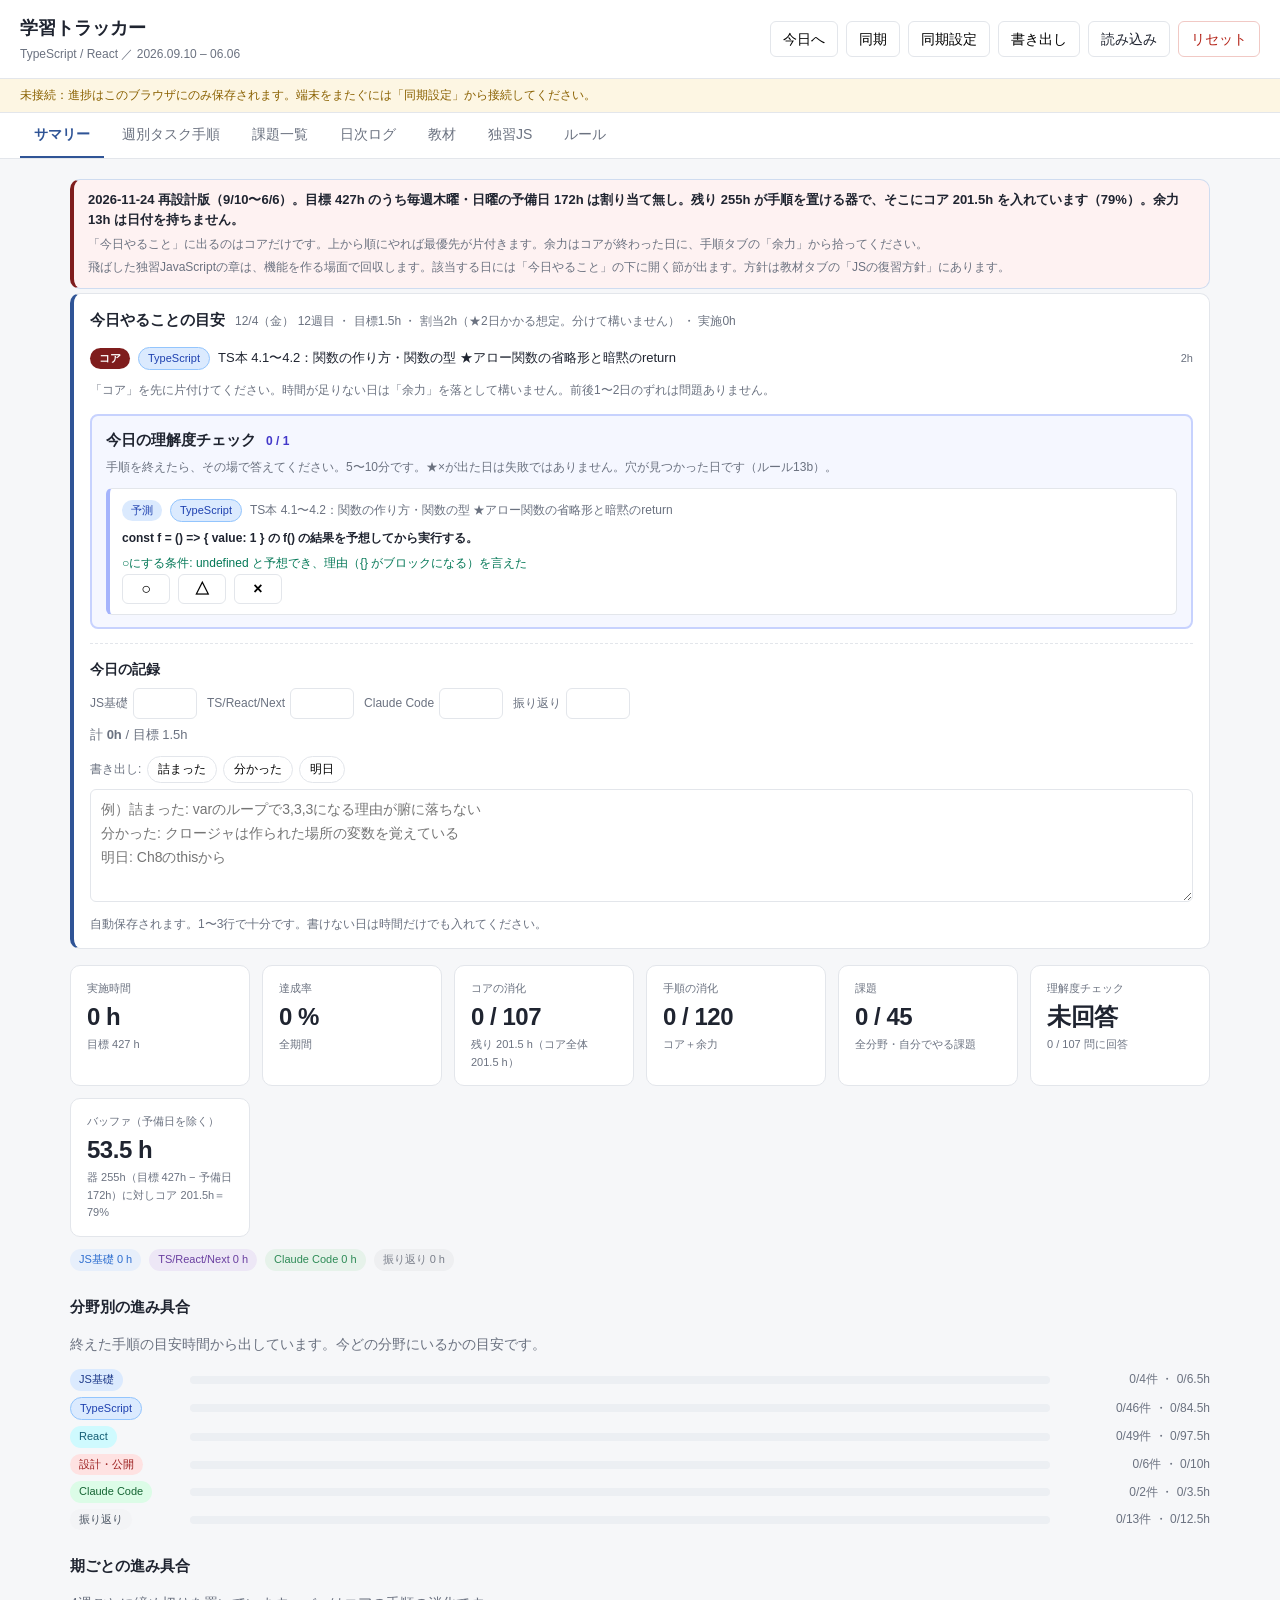
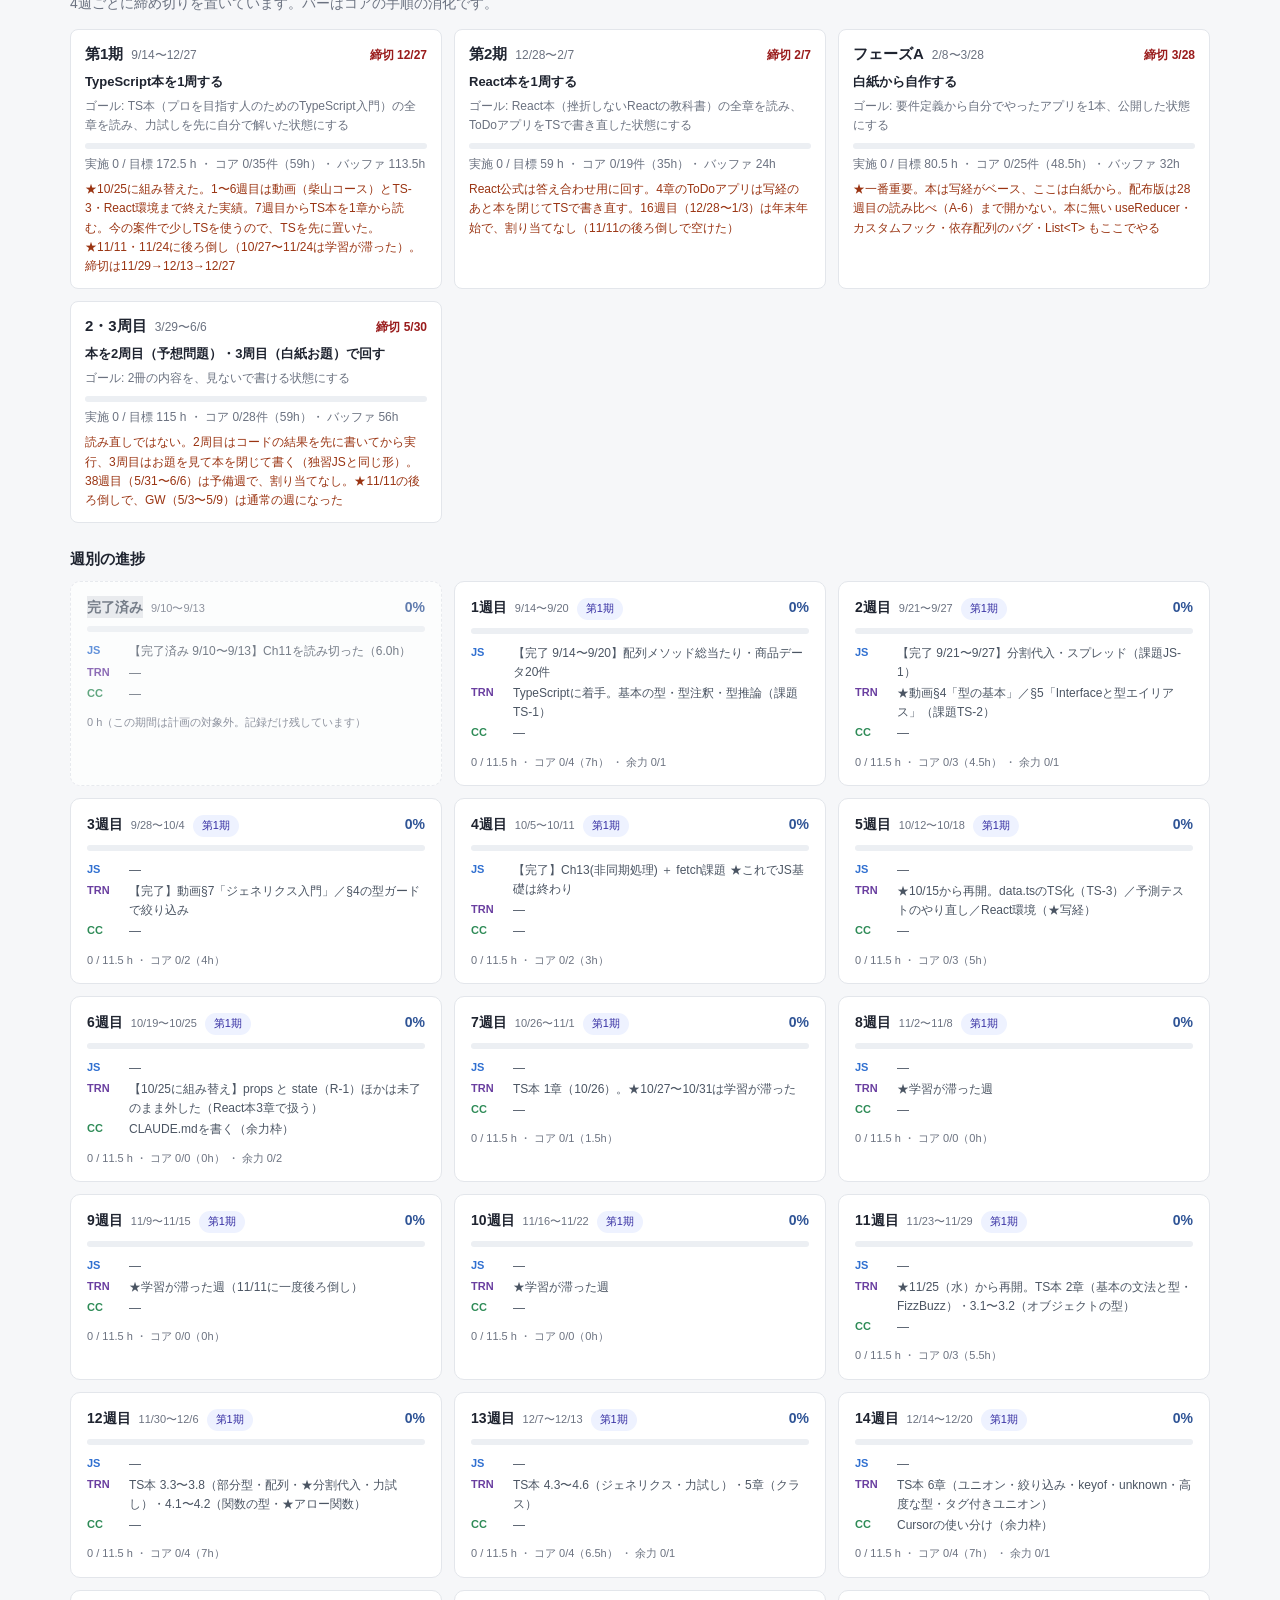
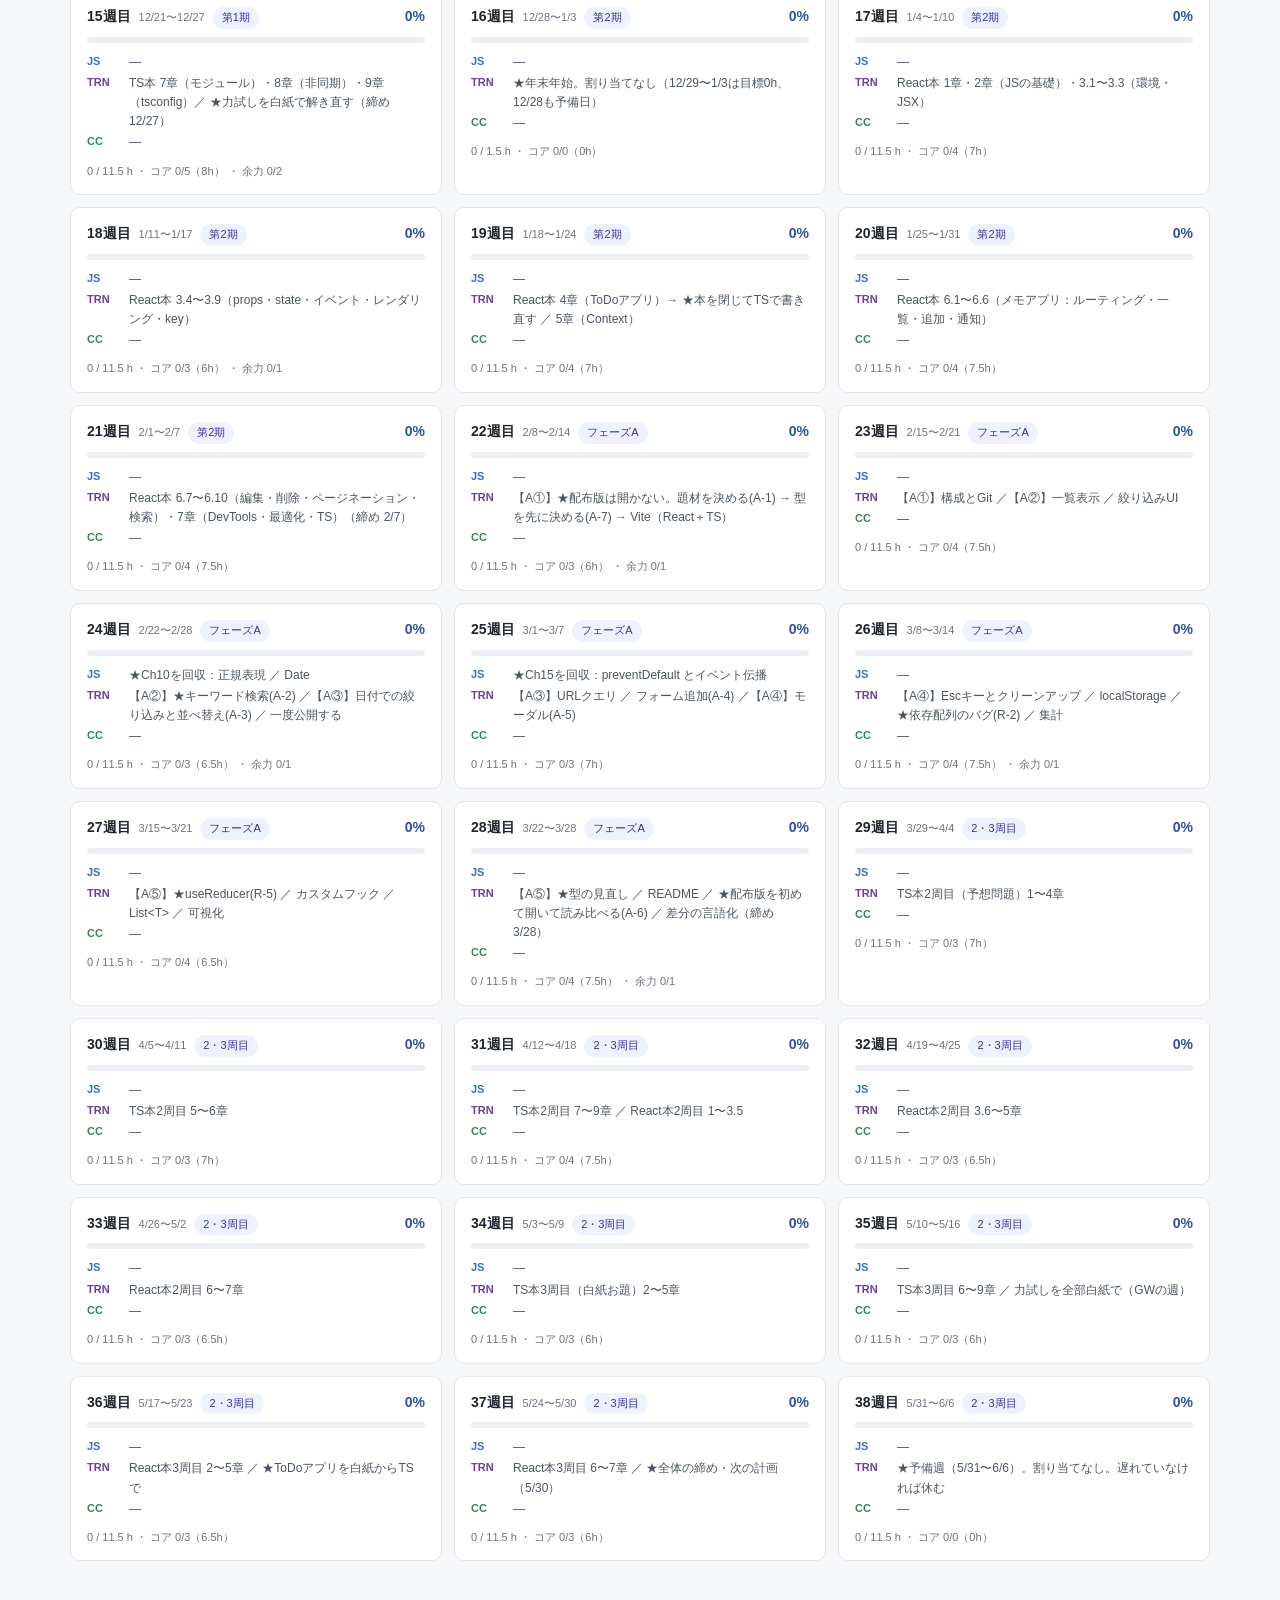
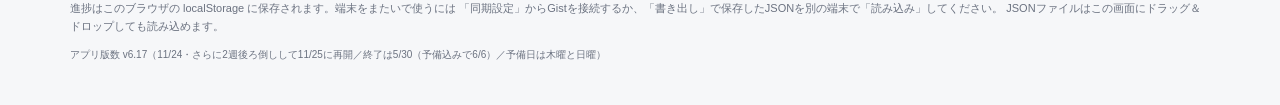
<file: index.html>
<!DOCTYPE html>
<html lang="ja">
  <head>
    <meta charset="UTF-8" />
    <meta name="viewport" content="width=device-width, initial-scale=1.0" />
    <title>学習トラッカー v2 | TypeScript / React</title>
    <link rel="stylesheet" href="./css/style.css?v=25" />
  </head>
  <body>
    <header class="site-header">
      <div class="title">
        <h1>学習トラッカー</h1>
        <p class="sub" id="period">JS再入門 + Claude Code</p>
      </div>
      <div class="actions">
        <button type="button" id="jump-today">今日へ</button>
        <button type="button" id="sync-now">同期</button>
        <button type="button" id="sync-settings">同期設定</button>
        <button type="button" id="export">書き出し</button>
        <label class="file-btn">
          読み込み
          <input type="file" id="import-file" accept="application/json" hidden />
        </label>
        <button type="button" id="reset" class="danger">リセット</button>
      </div>
    </header>

    <p id="sync-status" class="sync-status">読み込み中…</p>

    <dialog id="sync-dialog">
      <form method="dialog" id="sync-form">
        <h2>同期設定（GitHub Gist）</h2>
        <p class="dialog-lead">
          非公開のGistに進捗を保存して、別の端末やブラウザから続きを使えるようにします。
          <strong>以前のバージョンで接続済みなら、この設定は不要です</strong>（トークンとGist IDを引き継ぎます）。
        </p>

        <ol class="dialog-steps">
          <li>
            GitHubで
            <strong>Settings → Developer settings → Personal access tokens →
            Tokens (classic)</strong>
            を開く
          </li>
          <li>
            <strong>Generate new token (classic)</strong> を押し、スコープは
            <code>gist</code> だけにチェックを入れる
          </li>
          <li>有効期限を設定して生成し、表示されたトークンをコピーする</li>
          <li>下の欄に貼って「接続」を押す（初回はGistが自動で作られます）</li>
        </ol>
        <p class="dialog-note">
          既に接続済みの場合、進捗は同じGist内の <code>study-progress-v2.json</code> に保存されます。
          以前の進捗ファイルは上書きされません。
        </p>
        <ol class="dialog-steps" hidden>
        </ol>

        <label class="field">
          <span>アクセストークン</span>
          <input
            type="password"
            id="token-input"
            placeholder="ghp_..."
            autocomplete="off"
          />
        </label>

        <label class="field">
          <span>Gist ID（2台目以降は1台目のIDを貼る）</span>
          <input type="text" id="gist-input" placeholder="空欄なら新規作成" />
        </label>

        <label class="check">
          <input type="checkbox" id="remember-token" />
          <span>
            この端末にトークンを記憶する
            <em>
              共用端末ではチェックを外してください。外した場合はタブを閉じると消えます。
            </em>
          </span>
        </label>

        <p class="dialog-note">
          トークンはこのブラウザ内にのみ保存され、GitHub以外には送信されません。
          スコープを <code>gist</code> だけに絞り、有効期限を設定しておくと安全です。
        </p>

        <menu>
          <button type="button" id="sync-disconnect" class="danger">
            接続を解除
          </button>
          <span class="spacer"></span>
          <button type="button" id="sync-cancel">閉じる</button>
          <button type="button" id="sync-connect" class="primary">接続</button>
        </menu>
      </form>
    </dialog>

    <nav id="nav">
      <a href="#summary" data-view="summary">サマリー</a>
      <a href="#steps" data-view="steps">週別タスク手順</a>
      <a href="#tasks" data-view="tasks">課題一覧</a>
      <a href="#logs" data-view="logs">日次ログ</a>
      <a href="#refs" data-view="refs">教材</a>
      <a href="#dokushu" data-view="dokushu">独習JS</a>
      <a href="#rules" data-view="rules">ルール</a>
    </nav>

    <main id="main"></main>

    <footer class="site-footer">
      <p>
        進捗はこのブラウザの localStorage に保存されます。端末をまたいで使うには
        「同期設定」からGistを接続するか、「書き出し」で保存したJSONを別の端末で「読み込み」してください。
        JSONファイルはこの画面にドラッグ＆ドロップしても読み込めます。
      </p>
      <p class="version">アプリ版数 v6.17（11/24・さらに2週後ろ倒しして11/25に再開／終了は5/30（予備込みで6/6）／予備日は木曜と日曜）</p>
    </footer>

    <script type="module" src="./js/main.js?v=25"></script>
  </body>
</html>
</file>
<file: css/style.css>
:root {
  --bg: #f6f7f9;
  --panel: #ffffff;
  --text: #1f2430;
  --muted: #6b7280;
  --line: #e3e6eb;
  --accent: #2f5496;
  --js: #2f6fd0;
  --cc: #2e8b57;
  --other: #c98a00;
  --review: #7a7f8a;
  --done: #eef4ee;
  --radius: 10px;
}

* {
  box-sizing: border-box;
}

body {
  margin: 0;
  font-family: -apple-system, BlinkMacSystemFont, "Hiragino Sans",
    "Noto Sans JP", Meiryo, sans-serif;
  background: var(--bg);
  color: var(--text);
  font-size: 14px;
  line-height: 1.6;
}

/* ---------- header ---------- */
.site-header {
  display: flex;
  flex-wrap: wrap;
  gap: 12px;
  justify-content: space-between;
  align-items: center;
  padding: 14px 20px;
  background: var(--panel);
  border-bottom: 1px solid var(--line);
}

.site-header h1 {
  margin: 0;
  font-size: 18px;
}

.sub {
  margin: 2px 0 0;
  color: var(--muted);
  font-size: 12px;
}

.actions {
  display: flex;
  gap: 8px;
  align-items: center;
}

button,
.file-btn {
  font: inherit;
  padding: 6px 12px;
  border: 1px solid var(--line);
  background: #fff;
  border-radius: 6px;
  cursor: pointer;
}

button:hover,
.file-btn:hover {
  background: #f0f2f5;
}

button.danger {
  color: #b42318;
  border-color: #f1c9c5;
}

/* ---------- sync ---------- */
.sync-status {
  margin: 0;
  padding: 7px 20px;
  font-size: 12px;
  background: #eef1f5;
  color: var(--muted);
  border-bottom: 1px solid var(--line);
}

.sync-status.ok {
  background: #eaf4ee;
  color: #256b45;
}

.sync-status.warn {
  background: #fdf6e3;
  color: #8a6100;
}

.sync-status.error {
  background: #fdecea;
  color: #b42318;
}

dialog {
  border: none;
  border-radius: var(--radius);
  padding: 0;
  max-width: 620px;
  width: calc(100% - 32px);
  box-shadow: 0 12px 40px rgba(0, 0, 0, 0.18);
  color: var(--text);
}

dialog::backdrop {
  background: rgba(15, 20, 30, 0.45);
}

dialog form {
  padding: 20px 22px;
}

dialog h2 {
  margin: 0 0 6px;
  font-size: 16px;
}

.dialog-lead {
  margin: 0 0 12px;
  font-size: 13px;
  color: var(--muted);
}

.dialog-steps {
  margin: 0 0 14px;
  padding-left: 20px;
  font-size: 13px;
}

.dialog-steps li {
  margin-bottom: 5px;
}

dialog code {
  background: #eef1f5;
  padding: 1px 5px;
  border-radius: 4px;
  font-size: 12px;
}

.field {
  display: block;
  margin-bottom: 10px;
}

.field span {
  display: block;
  font-size: 12px;
  color: var(--muted);
  margin-bottom: 3px;
}

.field input {
  width: 100%;
  font: inherit;
  padding: 7px 9px;
  border: 1px solid var(--line);
  border-radius: 6px;
}

.check {
  display: flex;
  gap: 8px;
  align-items: flex-start;
  font-size: 13px;
  margin: 12px 0;
}

.check em {
  display: block;
  font-style: normal;
  font-size: 12px;
  color: #b42318;
}

.dialog-note {
  font-size: 12px;
  color: var(--muted);
  background: #f6f7f9;
  border-radius: 6px;
  padding: 9px 11px;
  margin: 0 0 14px;
}

dialog menu {
  display: flex;
  align-items: center;
  gap: 8px;
  margin: 0;
  padding: 0;
}

dialog menu .spacer {
  flex: 1;
}

button.primary {
  background: var(--accent);
  color: #fff;
  border-color: var(--accent);
}

button.primary:hover {
  background: #26437c;
}

body.dragging::after {
  content: "JSONファイルをドロップして読み込み";
  position: fixed;
  inset: 0;
  display: flex;
  align-items: center;
  justify-content: center;
  background: rgba(47, 84, 150, 0.12);
  border: 3px dashed var(--accent);
  color: var(--accent);
  font-weight: 700;
  z-index: 50;
  pointer-events: none;
}

/* ---------- nav ---------- */
nav {
  display: flex;
  gap: 4px;
  padding: 0 20px;
  background: var(--panel);
  border-bottom: 1px solid var(--line);
  overflow-x: auto;
}

nav a {
  padding: 10px 14px;
  color: var(--muted);
  text-decoration: none;
  border-bottom: 2px solid transparent;
  white-space: nowrap;
}

nav a:hover {
  color: var(--text);
}

nav a.active {
  color: var(--accent);
  border-bottom-color: var(--accent);
  font-weight: 600;
}

/* ---------- layout ---------- */
main {
  max-width: 1180px;
  margin: 0 auto;
  padding: 20px;
}

h2 {
  font-size: 15px;
  margin: 24px 0 10px;
}

h4 {
  font-size: 12px;
  color: var(--muted);
  margin: 12px 0 4px;
  font-weight: 600;
}

.lead,
.count,
.hint {
  color: var(--muted);
  font-size: 12px;
}

.muted {
  color: var(--muted);
}

.empty {
  padding: 32px;
  text-align: center;
  color: var(--muted);
  background: var(--panel);
  border-radius: var(--radius);
}

/* ---------- today panel ---------- */
.today-panel {
  background: var(--panel);
  border: 1px solid var(--line);
  border-left: 4px solid var(--accent);
  border-radius: var(--radius);
  padding: 14px 16px;
  margin-bottom: 16px;
}

.today-panel header {
  display: flex;
  align-items: baseline;
  gap: 10px;
  flex-wrap: wrap;
}

.today-panel h2 {
  margin: 0;
  font-size: 15px;
}

.today-panel .meta {
  font-size: 12px;
  color: var(--muted);
}

.today-panel p {
  margin: 6px 0 0;
  font-size: 12px;
}

.today-list {
  list-style: none;
  margin: 10px 0 0;
  padding: 0;
}

.today-list li {
  display: flex;
  align-items: baseline;
  gap: 8px;
  padding: 5px 0;
  border-top: 1px dashed var(--line);
  font-size: 13px;
}

.today-list li:first-child {
  border-top: none;
}

.today-list .todo {
  flex: 1;
}

.today-list .hh {
  color: var(--muted);
  font-size: 11px;
  white-space: nowrap;
}

/* 日次ログの「その日の目安」列 */
td.plan {
  font-size: 12px;
  line-height: 1.5;
}

.plan-item {
  display: block;
}

.plan-item + .plan-item {
  margin-top: 2px;
}

.plan-item .chip {
  margin-right: 5px;
}

/* ---------- stats ---------- */
.stats {
  display: grid;
  grid-template-columns: repeat(auto-fit, minmax(160px, 1fr));
  gap: 12px;
}

.stat {
  background: var(--panel);
  border: 1px solid var(--line);
  border-radius: var(--radius);
  padding: 14px 16px;
}

.stat-label {
  font-size: 11px;
  color: var(--muted);
}

.stat-value {
  font-size: 24px;
  font-weight: 700;
  letter-spacing: -0.02em;
}

.stat-sub {
  font-size: 11px;
  color: var(--muted);
}

.cat-summary {
  display: flex;
  gap: 8px;
  flex-wrap: wrap;
  margin-top: 12px;
}

.chip {
  display: inline-block;
  padding: 2px 9px;
  border-radius: 999px;
  font-size: 11px;
  background: #eef1f5;
  color: var(--muted);
  white-space: nowrap;
}

.chip.cat-js {
  background: #e7effb;
  color: var(--js);
}
.chip.cat-trn {
  background: #ede7f6;
  color: #6a3fa0;
}
.chip.cat-cc {
  background: #e6f2ea;
  color: var(--cc);
}
.chip.cat-other {
  background: #fdf3dc;
  color: var(--other);
}
.chip.cat-review {
  background: #eeeff1;
  color: var(--review);
}

/* ---------- week cards ---------- */
.week-list {
  display: grid;
  grid-template-columns: repeat(auto-fill, minmax(330px, 1fr));
  gap: 12px;
}

.week-card {
  background: var(--panel);
  border: 1px solid var(--line);
  border-radius: var(--radius);
  padding: 14px 16px;
}

.week-card header {
  display: flex;
  align-items: baseline;
  gap: 8px;
  margin-bottom: 8px;
}

.week-no {
  font-weight: 700;
}

.week-range {
  font-size: 11px;
  color: var(--muted);
}

.week-pct {
  margin-left: auto;
  font-weight: 700;
  color: var(--accent);
}

.bar {
  height: 6px;
  background: #eceff3;
  border-radius: 999px;
  overflow: hidden;
}

.bar-fill {
  height: 100%;
  background: var(--accent);
  border-radius: 999px;
  transition: width 0.2s;
}

.week-detail {
  display: grid;
  grid-template-columns: 34px 1fr;
  gap: 2px 8px;
  margin: 10px 0 0;
  font-size: 12px;
}

.week-detail dt {
  font-weight: 600;
  font-size: 11px;
}

.week-detail dt.cat-js {
  color: var(--js);
}
.week-detail dt.cat-trn {
  color: #6a3fa0;
}
.week-detail dt.cat-cc {
  color: var(--cc);
}
.week-detail dt.cat-other {
  color: var(--other);
}

.week-detail dd {
  margin: 0;
  color: #4b5563;
}

.week-card footer {
  margin-top: 10px;
  font-size: 11px;
  color: var(--muted);
}

/* ---------- toolbar ---------- */
.toolbar {
  display: flex;
  flex-wrap: wrap;
  gap: 8px;
  align-items: center;
  margin-bottom: 12px;
}

select,
input.search,
input.num,
input.memo {
  font: inherit;
  padding: 5px 8px;
  border: 1px solid var(--line);
  border-radius: 6px;
  background: #fff;
}

input.search {
  min-width: 200px;
}

.toggle {
  display: inline-flex;
  align-items: center;
  gap: 5px;
  font-size: 12px;
  color: var(--muted);
  cursor: pointer;
}

/* ---------- tables ---------- */
table {
  width: 100%;
  border-collapse: collapse;
  background: var(--panel);
  border: 1px solid var(--line);
  border-radius: var(--radius);
  overflow: hidden;
}

th,
td {
  padding: 7px 10px;
  text-align: left;
  border-bottom: 1px solid var(--line);
  vertical-align: middle;
}

th {
  background: #f2f4f7;
  font-size: 11px;
  color: var(--muted);
  font-weight: 600;
  position: sticky;
  top: 0;
}

tbody tr:last-child td {
  border-bottom: none;
}

tbody tr:hover {
  background: #fafbfc;
}

tr.done td {
  background: var(--done);
  color: var(--muted);
  text-decoration: line-through;
}

tr.weekend td:first-child,
tr.weekend td:nth-child(2) {
  background: #f4f6f9;
}

tr.today td {
  outline: 2px solid var(--accent);
  outline-offset: -2px;
}

table.steps td:nth-child(2),
table.steps td:nth-child(6) {
  text-align: center;
  white-space: nowrap;
  font-size: 12px;
}

table.logs input.num {
  width: 62px;
  text-align: center;
}

table.logs input.memo {
  width: 100%;
  min-width: 180px;
}

table.logs td.total {
  text-align: center;
  font-weight: 600;
  white-space: nowrap;
}

/* ---------- task cards ---------- */
.task-list {
  display: grid;
  grid-template-columns: repeat(auto-fill, minmax(400px, 1fr));
  gap: 12px;
  margin-top: 12px;
}

.task-card {
  background: var(--panel);
  border: 1px solid var(--line);
  border-radius: var(--radius);
  padding: 14px 16px;
}

.task-card.done {
  background: var(--done);
}

.task-card header {
  display: flex;
  align-items: center;
  gap: 8px;
  flex-wrap: wrap;
}

.task-title {
  display: inline-flex;
  align-items: center;
  gap: 7px;
  font-weight: 600;
  cursor: pointer;
}

.task-title .ch {
  background: var(--accent);
  color: #fff;
  border-radius: 4px;
  padding: 1px 7px;
  font-size: 11px;
}

.task-card .meta {
  margin-left: auto;
  font-size: 11px;
  color: var(--muted);
}

.task-card ol {
  margin: 0;
  padding-left: 20px;
  font-size: 13px;
}

.task-card ol li {
  margin-bottom: 3px;
}

.task-card p {
  margin: 0;
  font-size: 13px;
}

.notice {
  background: #eef3fb;
  border: 1px solid #cfdcf0;
  border-radius: var(--radius);
  padding: 10px 14px;
  margin-bottom: 4px;
}

.notice p {
  margin: 0;
  font-size: 13px;
}

.notice p + p {
  margin-top: 4px;
  font-size: 12px;
}

.goal {
  background: #eef3fb;
  border-left: 3px solid var(--accent);
  padding: 6px 10px;
  border-radius: 0 4px 4px 0;
  font-weight: 500;
}

.judge {
  background: #fdf6e3;
  border-left: 3px solid var(--other);
  padding: 6px 10px;
  border-radius: 0 4px 4px 0;
}

.review {
  background: #f2f5fa;
  border-left: 3px solid var(--js);
  padding: 6px 10px;
  border-radius: 0 4px 4px 0;
  font-style: italic;
}

.chip.track-chip-0 { background: #e7effb; color: #2f6fd0; }
.chip.track-chip-1 { background: #e6f2ea; color: #2e8b57; }
.chip.track-chip-2 { background: #efe6f7; color: #7a4fa3; }
.chip.track-chip-3 { background: #fdf3dc; color: #c98a00; }
.chip.track-chip-4 { background: #fbe6e6; color: #c0392b; }
.chip.track-chip-5 { background: #e6f2ea; color: #2e8b57; }

.task-card.track-0 { border-left: 3px solid #2f6fd0; }
.task-card.track-1 { border-left: 3px solid #2e8b57; }
.task-card.track-2 { border-left: 3px solid #7a4fa3; }
.task-card.track-3 { border-left: 3px solid #c98a00; }
.task-card.track-4 { border-left: 3px solid #c0392b; }
.task-card.track-5 { border-left: 3px solid #2e8b57; }

.task-card .meta .chip {
  margin-right: 4px;
}

button.copy {
  margin-top: 10px;
  font-size: 12px;
}

/* ---------- 教材 ---------- */
.ref-track {
  font-size: 13px;
  margin: 18px 0 6px;
  color: var(--accent);
  border-bottom: 1px solid var(--line);
  padding-bottom: 4px;
}

.ref-track:first-child {
  margin-top: 8px;
}

.ref-card {
  background: var(--panel);
  border: 1px solid var(--line);
  border-radius: var(--radius);
  padding: 11px 14px;
  margin-bottom: 8px;
}

.ref-card.key {
  border-left: 3px solid var(--accent);
}

.ref-card header {
  display: flex;
  align-items: baseline;
  gap: 8px;
  flex-wrap: wrap;
  margin-bottom: 4px;
}

.ref-name {
  font-weight: 600;
  color: var(--text);
  text-decoration: none;
}

a.ref-name {
  color: var(--js);
  text-decoration: underline;
}

a.ref-name:hover {
  color: var(--accent);
}

.chip.ref-week {
  background: #eef3fb;
  color: var(--accent);
}

.chip.ref-cost {
  background: #eaf4ee;
  color: #256b45;
}

.ref-card p {
  margin: 2px 0 0;
  font-size: 13px;
}

.ref-note {
  font-size: 12px;
}

.ref-url {
  font-size: 11px;
  word-break: break-all;
}

/* ---------- rules ---------- */
.rules {
  background: var(--panel);
  border: 1px solid var(--line);
  border-radius: var(--radius);
  padding: 14px 16px 14px 36px;
  margin: 0;
}

.rules li {
  margin-bottom: 8px;
}

.info {
  display: grid;
  grid-template-columns: 90px 1fr;
  gap: 6px 14px;
  background: var(--panel);
  border: 1px solid var(--line);
  border-radius: var(--radius);
  padding: 14px 16px;
  margin: 0;
}

.info dt {
  font-weight: 600;
  color: var(--muted);
  font-size: 12px;
}

.info dd {
  margin: 0;
}

/* ---------- footer ---------- */
.version {
  margin-top: 6px;
  color: var(--muted);
  font-size: 10px;
}

.site-footer {
  max-width: 1180px;
  margin: 0 auto;
  padding: 8px 20px 32px;
  color: var(--muted);
  font-size: 11px;
}

@media (max-width: 640px) {
  .site-header {
    align-items: flex-start;
  }
  main {
    padding: 14px;
  }
  table.steps td:nth-child(5) {
    display: none;
  }
  table.steps th:nth-child(5) {
    display: none;
  }
}


/* ===== v3: 2階建て（コア／余力）の表示 ===== */
.chip.tier-core {
  background: #7f1d1d;
  color: #fff;
  font-weight: 700;
}
.chip.tier-opt {
  background: #e5e7eb;
  color: #4b5563;
}
.chip.tier-done {
  background: #d1fae5;
  color: #065f46;
}
.chip.tier-out {
  background: #f3f4f6;
  color: #9ca3af;
}
table.steps tr.optional td:not(:first-child) {
  opacity: 0.72;
}
.task-card.optional {
  opacity: 0.9;
}
.task-card.out {
  opacity: 0.55;
}
.notice.revision {
  border-left: 4px solid #7f1d1d;
  background: #fef2f2;
}
.notice.revision p:first-child {
  font-weight: 700;
}


/* ===== v3: 課題カードの追加セクション ===== */
.task-card ul.task-sub,
.task-card ol.task-sub {
  margin: 4px 0 10px;
  padding-left: 1.4em;
}
.task-card ul.task-sub li,
.task-card ol.task-sub li {
  margin-bottom: 4px;
  line-height: 1.6;
}
.task-card code {
  background: #eef2f7;
  border-radius: 3px;
  padding: 1px 5px;
  font-size: 0.92em;
  font-family: ui-monospace, SFMono-Regular, Menlo, monospace;
}


/* ===== v3: 課題タブの表示範囲 ===== */
.hidden-note {
  margin: -6px 0 12px;
  font-size: 12px;
}
select.scope-filter {
  margin-left: auto;
}


/* ===== v3: メモを書きやすくする ===== */
.today-log {
  margin-top: 14px;
  padding-top: 14px;
  border-top: 1px dashed var(--line);
}
.today-log h3 {
  margin: 0 0 8px;
  font-size: 14px;
}
.today-log .num-row {
  display: flex;
  flex-wrap: wrap;
  gap: 10px;
  margin-bottom: 6px;
}
.today-log .num-field {
  display: inline-flex;
  align-items: center;
  gap: 5px;
  font-size: 12px;
  color: var(--muted);
}
.today-log .num-field input.num {
  width: 64px;
}
.today-log .total-line {
  margin: 0 0 10px;
  font-size: 13px;
}
.today-log .total-line .total {
  font-weight: 700;
}
.memo-tpl {
  display: flex;
  flex-wrap: wrap;
  align-items: center;
  gap: 6px;
  margin-bottom: 6px;
  font-size: 12px;
}
button.tpl {
  font: inherit;
  font-size: 12px;
  padding: 3px 10px;
  border: 1px solid var(--line);
  border-radius: 999px;
  background: #fff;
  cursor: pointer;
}
button.tpl:hover {
  background: #eef2f7;
}
textarea.memo-big {
  width: 100%;
  font: inherit;
  line-height: 1.7;
  padding: 8px 10px;
  border: 1px solid var(--line);
  border-radius: 6px;
  resize: vertical;
  box-sizing: border-box;
}
textarea.memo {
  width: 100%;
  min-width: 220px;
  font: inherit;
  font-size: 12px;
  line-height: 1.6;
  padding: 5px 8px;
  border: 1px solid var(--line);
  border-radius: 6px;
  resize: vertical;
  box-sizing: border-box;
}
textarea.memo:focus {
  min-height: 5em;
}
button.md-copy {
  margin-left: auto;
}


/* ===== v3: 今回読まない章 ===== */
h2.skip-head {
  margin-top: 28px;
}
table.skipped td:first-child {
  white-space: nowrap;
  font-weight: 700;
}
table.skipped tr.watch {
  background: #fff7ed;
}


/* ===== v3: 分野（TypeScript / React / Next.js …） ===== */
.chip.tr-js { background: #dbeafe; color: #1e3a8a; }
.chip.tr-ts { background: #dbeafe; color: #1e40af; border: 1px solid #93c5fd; }
.chip.tr-react { background: #cffafe; color: #155e75; }
.chip.tr-next { background: #e5e7eb; color: #111827; }
.chip.tr-conv { background: #fee2e2; color: #991b1b; }
.chip.tr-cc { background: #dcfce7; color: #166534; }
.chip.tr-rv { background: #f3f4f6; color: #4b5563; }

.track-list {
  display: flex;
  flex-direction: column;
  gap: 6px;
  margin: 8px 0 18px;
}
.track-row {
  display: grid;
  grid-template-columns: 110px 1fr 150px;
  align-items: center;
  gap: 10px;
}
.track-row .chip {
  justify-self: start;
}
.track-row .bar.slim {
  height: 8px;
}
.track-num {
  font-size: 12px;
  color: var(--muted);
  text-align: right;
  white-space: nowrap;
}


/* ===== v4: 計画期間より前の記録（薄く出す） ===== */
details.past-logs {
  margin: 0 0 16px;
  padding: 8px 12px;
  border: 1px dashed var(--line);
  border-radius: 6px;
  background: #fafafa;
  opacity: 0.72;
}
details.past-logs:hover,
details.past-logs[open] {
  opacity: 1;
}
details.past-logs > summary {
  cursor: pointer;
  font-size: 13px;
  color: var(--muted);
}
details.past-logs table.logs.past {
  margin-top: 10px;
  filter: grayscale(1);
}
details.past-logs table.logs.past th,
details.past-logs table.logs.past td {
  color: #6b7280;
  font-size: 12px;
}
p.past-total {
  margin: -4px 0 14px;
  font-size: 12px;
}


/* 学習済みの日（割り当てなし） */
.spare-day.done-day {
  color: var(--muted);
}
table.logs tr[data-date] td.plan .muted {
  font-size: 12px;
}


/* 0週目（完了済み 9/10〜9/13）は控えめに */
.week-card.done-week-card {
  opacity: 0.75;
  border-style: dashed;
}
.week-no.done-week {
  background: #e5e7eb;
  color: #4b5563;
}


/* ===== v6: テスト分野 ===== */
.chip.tr-test { background: #fef3c7; color: #92400e; }

/* ===== v6: 参照する章（飛ばしたJSの回収） ===== */
.chip.ref-chip {
  background: #fff7ed;
  color: #9a3412;
  border: 1px solid #fdba74;
  font-weight: 600;
  cursor: help;
}
table.steps td .chip.ref-chip {
  margin-left: 8px;
}
.today-list .chip.ref-chip {
  margin-left: 6px;
}

details.today-refs {
  margin: 10px 0 4px;
  padding: 10px 12px;
  border: 1px solid #fdba74;
  border-radius: 6px;
  background: #fffbf5;
}
details.today-refs > summary {
  cursor: pointer;
  font-size: 13px;
  font-weight: 700;
  color: #9a3412;
}
details.today-refs p.muted {
  margin: 6px 0 0;
}

h4.ref-head {
  color: #9a3412;
}
ul.ref-list-in-task {
  list-style: none;
  padding-left: 0;
}
li.ref-detail {
  margin: 0 0 10px;
  padding: 8px 10px;
  border-left: 3px solid #fdba74;
  background: #fffbf5;
}
.ref-detail-head {
  display: flex;
  align-items: center;
  gap: 8px;
  flex-wrap: wrap;
}
.ref-sec {
  font-size: 13px;
  font-weight: 600;
}
.ref-why {
  margin: 6px 0 0;
  font-size: 13px;
  line-height: 1.6;
}
.ref-watch {
  margin: 4px 0 0;
  font-size: 12px;
  color: #b45309;
}

/* 機能 ⇄ 章 の一覧 */
.ref-feature-list {
  display: flex;
  flex-direction: column;
  gap: 10px;
  margin: 10px 0 20px;
}
article.ref-feature {
  border: 1px solid var(--line);
  border-radius: 6px;
  padding: 10px 12px;
  background: #fff;
}
article.ref-feature > header {
  display: flex;
  align-items: center;
  gap: 8px;
  flex-wrap: wrap;
  margin-bottom: 4px;
}
.ref-feature-name {
  font-weight: 700;
}

/* JSの復習方針の表 */
table.js-review-table td.pri {
  text-align: center;
  font-weight: 700;
  white-space: nowrap;
}
.chip.fill-yes { background: #fee2e2; color: #991b1b; border: 1px solid #fca5a5; }
.chip.fill-part { background: #ffedd5; color: #9a3412; border: 1px solid #fdba74; }
.chip.fill-hold { background: #fef9c3; color: #854d0e; }
.chip.fill-later { background: #e0e7ff; color: #3730a3; }
.chip.fill-no { background: #f3f4f6; color: #6b7280; }
.chip.fill-done { background: #dcfce7; color: #166534; }

/* ===== v6: 期（第1期／フェーズA〜C） ===== */
.phase-list {
  display: grid;
  grid-template-columns: repeat(auto-fit, minmax(280px, 1fr));
  gap: 12px;
  margin: 10px 0 22px;
}
article.phase-card {
  border: 1px solid var(--line);
  border-radius: 8px;
  padding: 12px 14px;
  background: #fff;
}
article.phase-card > header {
  display: flex;
  align-items: baseline;
  gap: 8px;
  flex-wrap: wrap;
  margin-bottom: 6px;
}
.phase-name {
  font-weight: 700;
  font-size: 15px;
}
.phase-range {
  font-size: 12px;
  color: var(--muted);
}
.phase-deadline {
  margin-left: auto;
  font-size: 12px;
  font-weight: 700;
  color: #991b1b;
}
.phase-title {
  margin: 0 0 4px;
  font-size: 13px;
  font-weight: 600;
}
.phase-aim {
  margin: 0 0 8px;
  font-size: 12px;
  color: var(--muted);
}
.phase-num {
  margin: 6px 0 0;
  font-size: 12px;
}
.phase-note {
  margin: 6px 0 0;
  font-size: 12px;
  color: #9a3412;
}
.chip.week-phase {
  background: #eef2ff;
  color: #3730a3;
  font-size: 11px;
}

/* ===== v6: ルールの表示（v5では [object Object] と出ていた） ===== */
ol.rules > li {
  margin-bottom: 14px;
}
ol.rules > li.key-rule .rule-title {
  color: #9a3412;
}
.rule-no {
  display: inline-block;
  min-width: 26px;
  font-weight: 700;
  color: var(--muted);
}
.rule-title {
  font-weight: 700;
}
.rule-body {
  margin: 4px 0 0 26px;
  font-size: 13px;
  line-height: 1.7;
  color: #374151;
}


/* ===== v6: 理解度チェック ===== */
.today-checks {
  margin: 14px 0 6px;
  padding: 12px 14px;
  border: 2px solid #c7d2fe;
  border-radius: 8px;
  background: #f5f7ff;
}
.today-checks h3 {
  margin: 0 0 6px;
  font-size: 15px;
  display: flex;
  align-items: baseline;
  gap: 10px;
}
.ck-count {
  font-size: 12px;
  font-weight: 700;
  color: #4338ca;
}
.ck-list {
  display: flex;
  flex-direction: column;
  gap: 10px;
  margin-top: 10px;
}

article.ck-card {
  border: 1px solid var(--line);
  border-left: 4px solid #a5b4fc;
  border-radius: 6px;
  padding: 10px 12px;
  background: #fff;
}
article.ck-card > header {
  display: flex;
  align-items: center;
  gap: 8px;
  flex-wrap: wrap;
  margin-bottom: 6px;
}
.ck-todo {
  font-size: 12px;
  color: var(--muted);
}
.ck-q {
  margin: 0 0 6px;
  font-size: 14px;
  line-height: 1.7;
  font-weight: 600;
}
.ck-judge {
  margin: 0 0 8px;
  font-size: 12px;
  color: #047857;
}
article.ck-card.ck-r-o { border-left-color: #10b981; background: #f0fdf4; }
article.ck-card.ck-r-d { border-left-color: #f59e0b; background: #fffbeb; }
article.ck-card.ck-r-x { border-left-color: #ef4444; background: #fef2f2; }

.ck-buttons {
  display: flex;
  gap: 8px;
}
button.ck-btn {
  min-width: 48px;
  padding: 6px 12px;
  font-size: 16px;
  font-weight: 700;
  line-height: 1;
  border: 1px solid var(--line);
  border-radius: 6px;
  background: #fff;
  cursor: pointer;
}
button.ck-btn:hover {
  border-color: #9ca3af;
}
button.ck-o.on { background: #10b981; border-color: #10b981; color: #fff; }
button.ck-d.on { background: #f59e0b; border-color: #f59e0b; color: #fff; }
button.ck-x.on { background: #ef4444; border-color: #ef4444; color: #fff; }

textarea.ck-note {
  width: 100%;
  margin-top: 8px;
  padding: 6px 8px;
  font: inherit;
  font-size: 13px;
  border: 1px solid #fca5a5;
  border-radius: 4px;
  resize: vertical;
  box-sizing: border-box;
}

/* 形式のチップ */
.chip.ck-predict { background: #dbeafe; color: #1e40af; }
.chip.ck-repro   { background: #fae8ff; color: #86198f; }
.chip.ck-explain { background: #dcfce7; color: #166534; }
.chip.ck-cloze   { background: #fef3c7; color: #92400e; }

/* 手順タブの行に畳んで出す */
details.row-check {
  margin-top: 6px;
  font-size: 12px;
}
details.row-check > summary {
  cursor: pointer;
  color: var(--muted);
  display: flex;
  align-items: center;
  gap: 6px;
}
details.row-check.answered > summary {
  font-weight: 700;
}
details.row-check.ck-r-o > summary { color: #047857; }
details.row-check.ck-r-d > summary { color: #b45309; }
details.row-check.ck-r-x > summary { color: #b91c1c; }
details.row-check article.ck-card {
  margin-top: 8px;
}

/* ×の一覧 */
details.weak-box {
  margin: 14px 0 18px;
  padding: 10px 14px;
  border: 1px solid #fca5a5;
  border-radius: 8px;
  background: #fef2f2;
}
details.weak-box > summary {
  cursor: pointer;
  font-weight: 700;
  color: #b91c1c;
}
ul.weak-list {
  list-style: none;
  padding-left: 0;
  margin: 10px 0;
}
ul.weak-list > li {
  padding: 8px 0;
  border-top: 1px solid #fecaca;
}
.weak-todo {
  margin-left: 8px;
  font-size: 13px;
  font-weight: 600;
}
.weak-note {
  margin: 4px 0 0 0;
  font-size: 12px;
}


/* ===== v6.5: 動画のセクション参照 ===== */
.chip.ref-chip.ref-video {
  background: #eef2ff;
  color: #3730a3;
  border-color: #a5b4fc;
}

/* ===== v6.5: 休む日（年末年始） ===== */
.spare-day.rest-day {
  background: #f0fdf4;
  border-color: #86efac;
  color: #166534;
}

/* ===== v6.9: 「ここで決めること」バッジ ===== */
.chip.ref-chip.ref-decide {
  background: #fdf4ff;
  color: #86198f;
  border-color: #e9d5ff;
}

/* ---------- 独習JS（計画とは別枠） ---------- */
.dk-stats { display: grid; gap: 8px; margin: 12px 0; }
.dk-stat {
  display: grid;
  grid-template-columns: auto 1fr;
  gap: 4px 12px;
  align-items: center;
  background: var(--panel);
  border: 1px solid var(--line);
  border-radius: var(--radius);
  padding: 10px 14px;
}
.dk-stat-label { font-weight: 600; }
.dk-stat-num { color: var(--muted); font-size: 13px; justify-self: end; }
.dk-bar {
  grid-column: 1 / -1;
  display: flex;
  height: 8px;
  background: var(--line);
  border-radius: 4px;
  overflow: hidden;
}
.dk-seg.dk-o { background: #10b981; }
.dk-seg.dk-d { background: #f59e0b; }
.dk-seg.dk-x { background: #ef4444; }
.dk-how { margin: 8px 0 16px; }
.dk-how > summary { cursor: pointer; color: var(--muted); }
.dk-ch-title { display: flex; justify-content: space-between; align-items: baseline; margin: 20px 0 8px; }
.dk-ch-count { font-size: 13px; font-weight: normal; }
.dk-list { display: grid; gap: 6px; }
details.dk-item {
  background: var(--panel);
  border: 1px solid var(--line);
  border-left: 4px solid var(--line);
  border-radius: var(--radius);
}
details.dk-item.dk-r-o { border-left-color: #10b981; }
details.dk-item.dk-r-d { border-left-color: #f59e0b; }
details.dk-item.dk-r-x { border-left-color: #ef4444; }
details.dk-item > summary {
  cursor: pointer;
  display: flex;
  flex-wrap: wrap;
  gap: 6px;
  align-items: center;
  padding: 10px 14px;
}
.dk-id { font-variant-numeric: tabular-nums; color: var(--muted); min-width: 3.5em; }
.dk-title { font-weight: 600; }
.chip.dk-star { background: #fdf3dc; color: #c98a00; }
.chip.dk-mark { background: #eef0f3; color: var(--muted); }
.dk-pills { margin-left: auto; display: flex; gap: 4px; }
.dk-pill {
  font-size: 12px;
  padding: 1px 8px;
  border-radius: 999px;
  border: 1px solid var(--line);
  color: var(--muted);
  white-space: nowrap;
}
.dk-pill.cur { border-color: var(--accent); }
.dk-pill.dk-o { background: #f0fdf4; color: #047857; }
.dk-pill.dk-d { background: #fffbeb; color: #b45309; }
.dk-pill.dk-x { background: #fef2f2; color: #b91c1c; }
.dk-body { padding: 0 14px 14px; border-top: 1px solid var(--line); }
.dk-md { line-height: 1.7; overflow-wrap: anywhere; }
.dk-md h4.dk-h { margin: 14px 0 4px; font-size: 14px; }
.dk-md p { margin: 6px 0; }
.dk-md ul, .dk-md ol { margin: 6px 0; padding-left: 1.4em; }
.dk-md code { background: #f1f3f6; padding: 0 4px; border-radius: 4px; font-size: 0.92em; }
pre.dk-code {
  position: relative;
  background: #1f2430;
  color: #e8eaf0;
  padding: 10px 12px;
  border-radius: 8px;
  overflow-x: auto;
  font-size: 13px;
  line-height: 1.55;
}
pre.dk-code code { background: none; padding: 0; color: inherit; }
.dk-lang {
  position: absolute;
  top: 4px;
  right: 8px;
  font-size: 11px;
  color: #9aa3b2;
}
.dk-table { border-collapse: collapse; margin: 8px 0; font-size: 13px; }
.dk-table th, .dk-table td { border: 1px solid var(--line); padding: 4px 8px; }
details.dk-ans {
  margin: 12px 0;
  background: #f8fafc;
  border: 1px dashed var(--line);
  border-radius: 8px;
  padding: 6px 12px;
}
details.dk-ans > summary { cursor: pointer; color: var(--accent); font-weight: 600; }
@media (max-width: 640px) {
  .dk-pills { margin-left: 0; width: 100%; }
}
</file>
